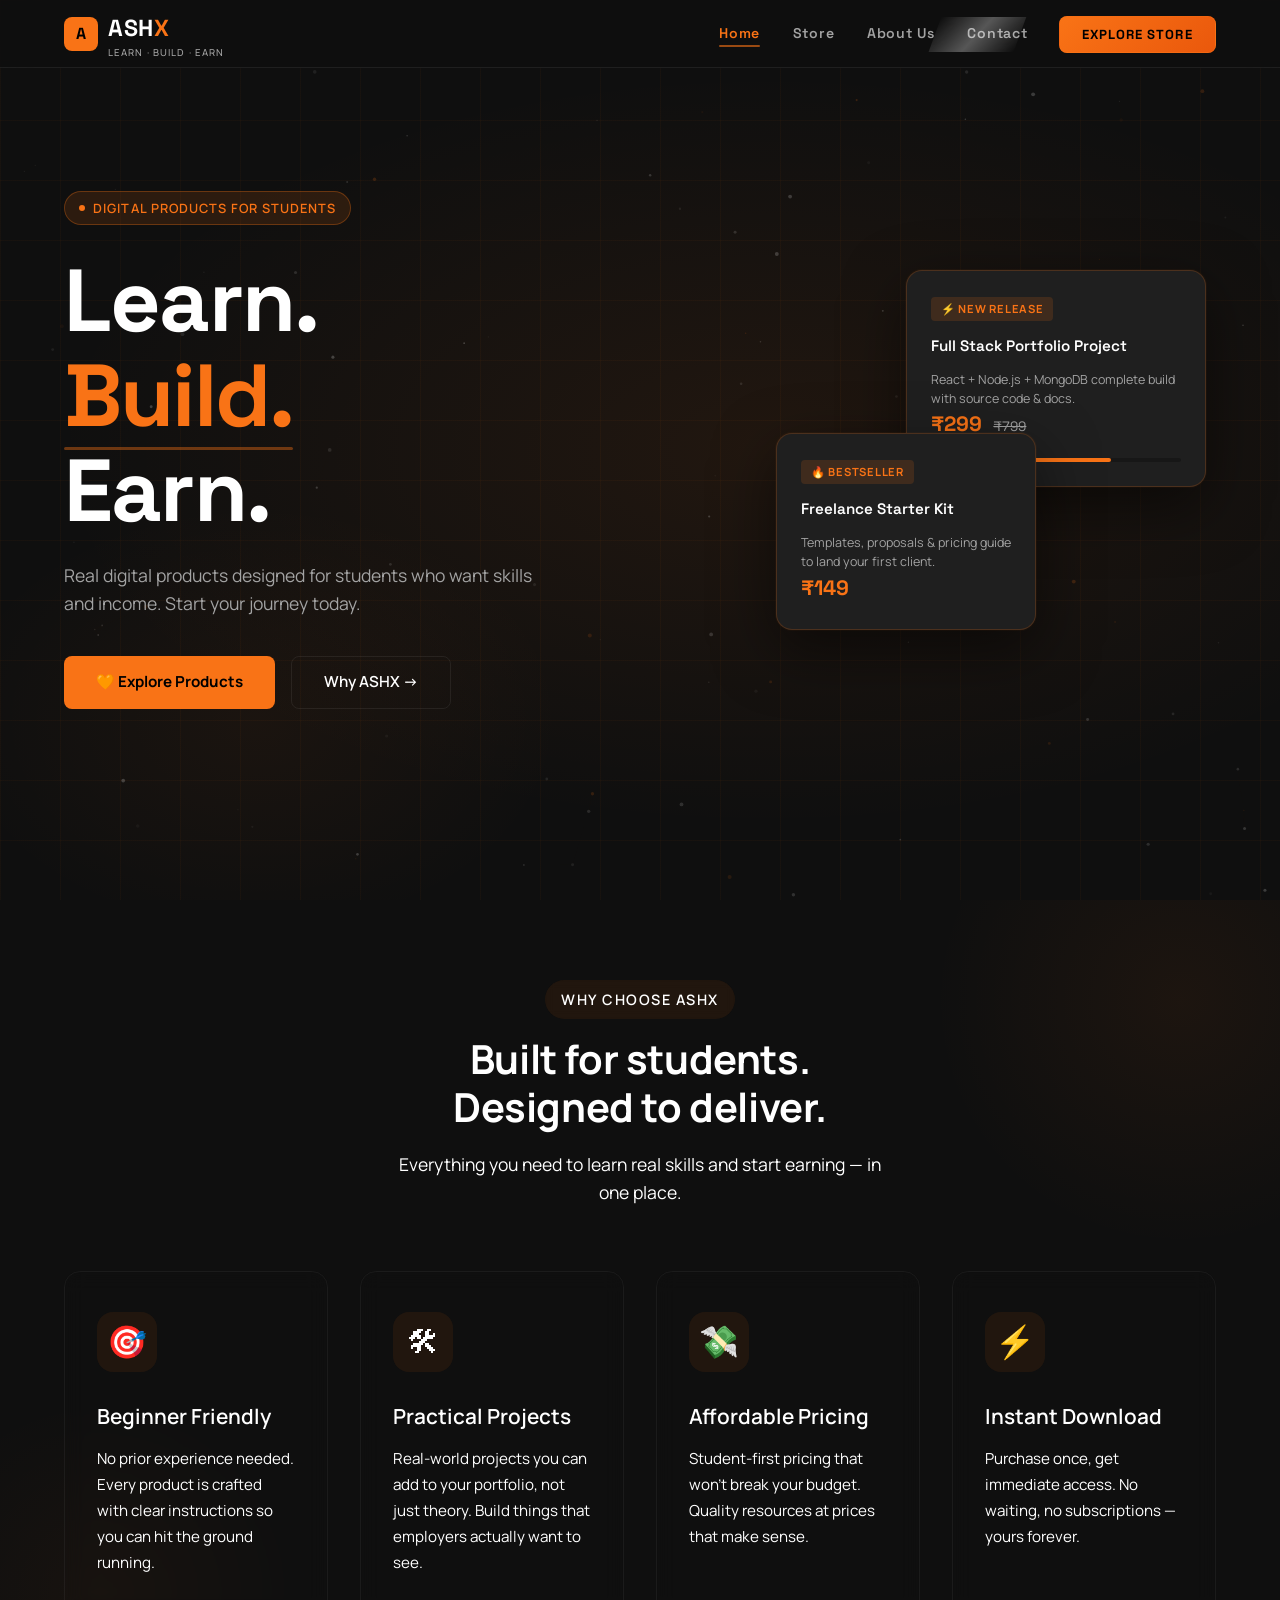
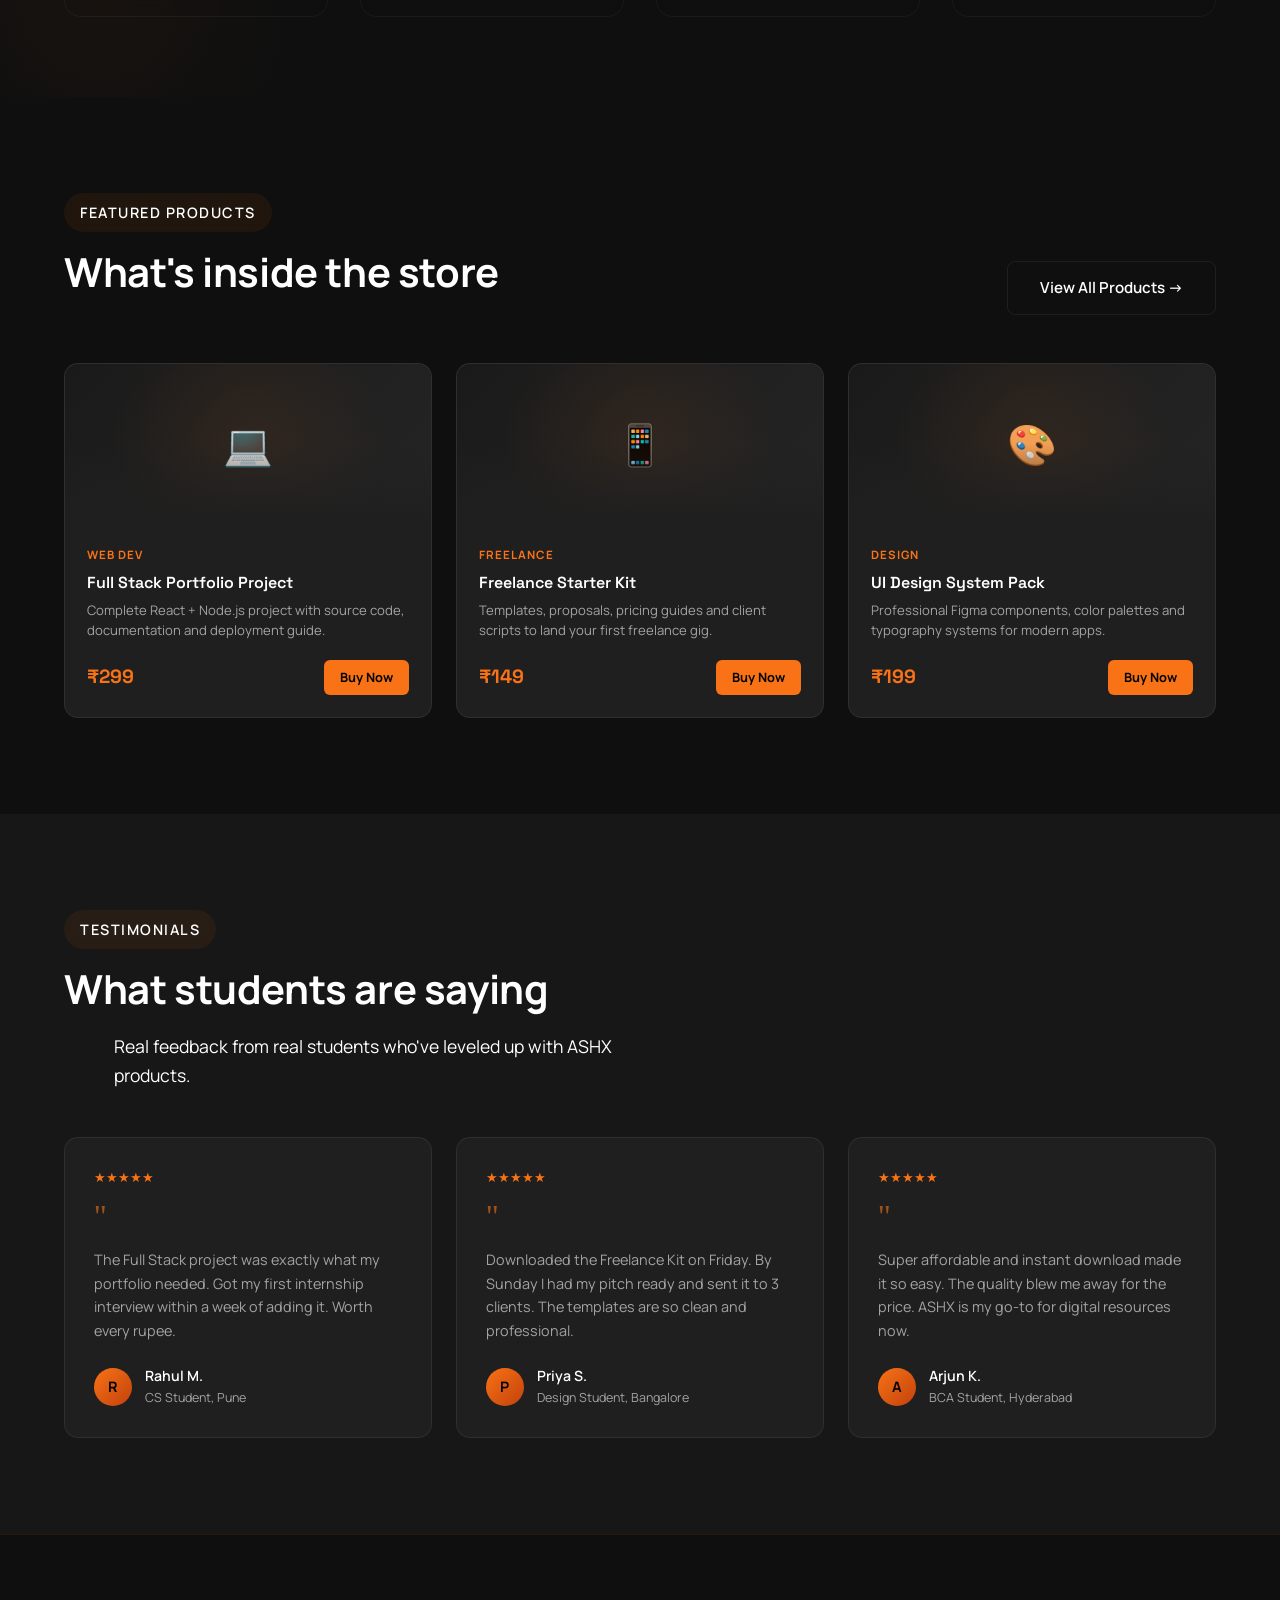
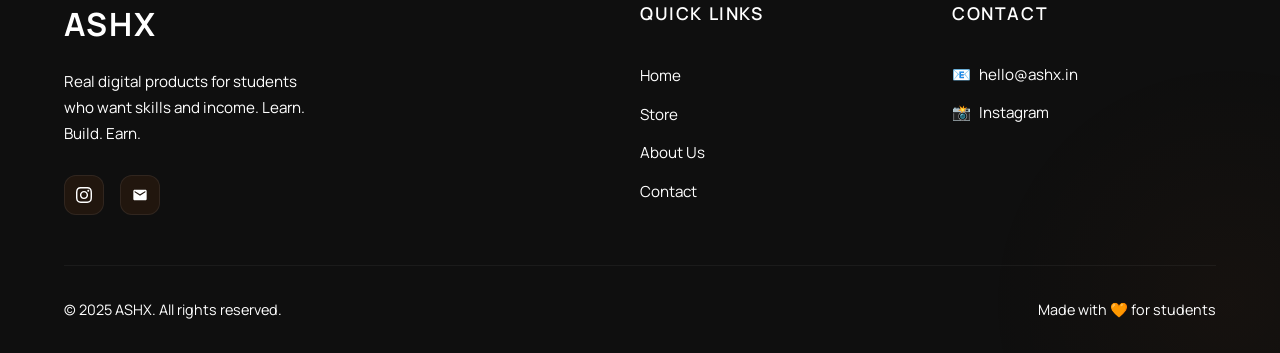
<file: index.html>
<!DOCTYPE html>
<html lang="en">
<head>
  <meta charset="UTF-8" />
  <meta name="viewport" content="width=device-width, initial-scale=1.0"/>
  <title>ASHX — Learn. Build. Earn.</title>
  <link rel="stylesheet" href="style.css">
  <link rel="preconnect" href="https://fonts.googleapis.com">
  <link rel="preconnect" href="https://fonts.gstatic.com" crossorigin>
  <link href="https://fonts.googleapis.com/css2?family=Space+Grotesk:wght@300;400;500;600;700&family=Manrope:wght@300;400;500;600;700&display=swap" rel="stylesheet">
  <style>
    *, *::before, *::after { box-sizing: border-box; margin: 0; padding: 0; }

    :root {
      --bg: #0F0F0F;
      --bg-section: #171717;
      --bg-card: #1F1F1F;
      --orange: #F97316;
      --orange-hover: #FB923C;
      --text: #FFFFFF;
      --text-muted: #A3A3A3;
      --border: rgba(255,255,255,0.07);
      --font-head: 'Space Grotesk', sans-serif;
      --font-body: 'Manrope', sans-serif;
    }

    html { scroll-behavior: smooth; }

    body {
      background: var(--bg);
      color: var(--text);
      font-family: var(--font-body);
      overflow-x: hidden;
      line-height: 1.6;
    }

    /* ── SCROLLBAR ── */
    ::-webkit-scrollbar { width: 6px; }
    ::-webkit-scrollbar-track { background: var(--bg); }
    ::-webkit-scrollbar-thumb { background: var(--orange); border-radius: 3px; }

 
    /* ── HERO ── */
    #hero {
      min-height: 100vh;
      display: flex;
      align-items: center;
      padding: 0 5%;
      position: relative;
      overflow: hidden;
    }
    .hero-bg {
      position: absolute; inset: 0;
      background: radial-gradient(ellipse 80% 60% at 60% 50%, rgba(249,115,22,0.08) 0%, transparent 70%),
                  radial-gradient(ellipse 40% 40% at 20% 80%, rgba(249,115,22,0.05) 0%, transparent 60%);
      pointer-events: none;
    }
    /* Particle canvas */
    #particle-canvas {
      position: absolute; inset: 0;
      opacity: 0.35;
      pointer-events: none;
    }
    /* Grid lines */
    .hero-grid {
      position: absolute; inset: 0;
      background-image:
        linear-gradient(rgba(249,115,22,0.04) 1px, transparent 1px),
        linear-gradient(90deg, rgba(249,115,22,0.04) 1px, transparent 1px);
      background-size: 60px 60px;
      pointer-events: none;
    }
    .hero-content {
      position: relative; z-index: 2;
      max-width: 650px;
    }
    .hero-badge {
      display: inline-flex; align-items: center; gap: 0.5rem;
      background: rgba(249,115,22,0.12);
      border: 1px solid rgba(249,115,22,0.3);
      color: var(--orange);
      font-size: 0.8rem;
      font-weight: 600;
      letter-spacing: 0.08em;
      text-transform: uppercase;
      padding: 0.35rem 0.9rem;
      border-radius: 100px;
      margin-bottom: 1.8rem;
      opacity: 0;
      animation: fadeUp 0.7s 0.2s forwards;
    }
    .hero-badge-dot {
      width: 6px; height: 6px;
      background: var(--orange);
      border-radius: 50%;
      animation: pulse 2s infinite;
    }
    @keyframes pulse {
      0%,100% { opacity: 1; transform: scale(1); }
      50% { opacity: 0.5; transform: scale(0.8); }
    }
    .hero-title {
      font-family: var(--font-head);
      font-size: clamp(3rem, 7vw, 5.5rem);
      font-weight: 700;
      line-height: 1.08;
      letter-spacing: -0.02em;
      margin-bottom: 1.4rem;
      opacity: 0;
      animation: fadeUp 0.8s 0.4s forwards;
    }
    .hero-title .highlight {
      color: var(--orange);
      position: relative;
    }
    .hero-title .highlight::after {
      content: '';
      position: absolute; left: 0; right: 0; bottom: 2px; height: 3px;
      background: var(--orange);
      opacity: 0.4;
      border-radius: 2px;
    }
    .hero-sub {
      font-size: 1.1rem;
      color: var(--text-muted);
      max-width: 480px;
      margin-bottom: 2.4rem;
      opacity: 0;
      animation: fadeUp 0.8s 0.6s forwards;
    }
    .hero-actions {
      display: flex; gap: 1rem; flex-wrap: wrap;
      opacity: 0;
      animation: fadeUp 0.8s 0.8s forwards;
    }
    .btn-primary {
      display: inline-flex; align-items: center; gap: 0.5rem;
      background: var(--orange);
      color: #000;
      font-family: var(--font-body);
      font-size: 0.95rem;
      font-weight: 700;
      padding: 0.85rem 2rem;
      border-radius: 8px;
      text-decoration: none;
      border: none; cursor: pointer;
      transition: background 0.2s, transform 0.2s, box-shadow 0.2s;
      box-shadow: 0 0 0 0 rgba(249,115,22,0.4);
    }
    .btn-primary:hover {
      background: var(--orange-hover);
      transform: translateY(-2px);
      box-shadow: 0 8px 30px rgba(249,115,22,0.35);
    }
    .btn-secondary {
      display: inline-flex; align-items: center; gap: 0.5rem;
      background: transparent;
      color: var(--text);
      font-family: var(--font-body);
      font-size: 0.95rem;
      font-weight: 600;
      padding: 0.85rem 2rem;
      border-radius: 8px;
      border: 1px solid var(--border);
      text-decoration: none;
      cursor: pointer;
      transition: border-color 0.2s, color 0.2s;
    }
    .btn-secondary:hover { border-color: var(--orange); color: var(--orange); }
    .hero-visual {
      position: absolute; right: 5%; top: 50%; transform: translateY(-50%);
      width: 420px; height: 420px;
      opacity: 0;
      animation: fadeIn 1.2s 0.8s forwards;
      display: flex; align-items: center; justify-content: center;
    }
    /* Floating card mock */
    .hero-card-mock {
      width: 300px;
      background: var(--bg-card);
      border: 1px solid rgba(249,115,22,0.2);
      border-radius: 16px;
      padding: 1.5rem;
      position: absolute;
      animation: float 6s ease-in-out infinite;
      box-shadow: 0 20px 60px rgba(0,0,0,0.5), 0 0 0 1px rgba(249,115,22,0.05);
    }
    .hero-card-mock.card-1 { top: 30px; right: 10px; animation-delay: 0s; }
    .hero-card-mock.card-2 { bottom: 30px; left: -20px; animation-delay: -3s; width: 260px; }
    @keyframes float {
      0%,100% { transform: translateY(0px); }
      50% { transform: translateY(-12px); }
    }
    .mock-tag {
      display: inline-block;
      background: rgba(249,115,22,0.15);
      color: var(--orange);
      font-size: 0.7rem; font-weight: 700;
      text-transform: uppercase; letter-spacing: 0.07em;
      padding: 0.2rem 0.6rem; border-radius: 4px;
      margin-bottom: 0.8rem;
    }
    .mock-title {
      font-family: var(--font-head);
      font-size: 0.95rem; font-weight: 600;
      margin-bottom: 0.6rem;
    }
    .mock-price {
      font-family: var(--font-head);
      font-size: 1.3rem; font-weight: 700;
      color: var(--orange);
    }
    .mock-price span { font-size: 0.85rem; color: var(--text-muted); text-decoration: line-through; margin-left: 0.4rem; font-weight: 400; }
    .mock-bar { height: 4px; background: var(--bg-section); border-radius: 2px; margin-top: 1rem; overflow: hidden; }
    .mock-bar-fill { height: 100%; background: var(--orange); width: 72%; border-radius: 2px; }
    .mock-desc { font-size: 0.78rem; color: var(--text-muted); margin-top: 0.8rem; line-height: 1.5; }

    @keyframes fadeUp {
      from { opacity: 0; transform: translateY(24px); }
      to { opacity: 1; transform: translateY(0); }
    }
    @keyframes fadeIn {
      from { opacity: 0; }
      to { opacity: 1; }
    }

    /* ── SECTION BASE ── */
    section { padding: 6rem 5%; }
    .section-label {
      display: inline-block;
      font-size: 0.75rem; font-weight: 700;
      text-transform: uppercase; letter-spacing: 0.1em;
      color: var(--orange);
      margin-bottom: 0.8rem;
    }
    .section-title {
      font-family: var(--font-head);
      font-size: clamp(1.8rem, 4vw, 2.8rem);
      font-weight: 700;
      line-height: 1.15;
      letter-spacing: -0.01em;
      margin-bottom: 1rem;
    }
    .section-sub {
      color: var(--text-muted);
      font-size: 1rem;
      max-width: 520px;
    }

    /* ── WHY ASHX ── */
  /* ==================== */
/* Why Section - Enhanced Design */
/* (Colors kept exactly as original) */
/* ==================== */
    
#why {
    background: var(--section-bg); /* #171717 - unchanged */
    position: relative;
    overflow: hidden;
    padding: 5rem 5%;
}

/* Subtle animated background elements */
#why::before {
    content: '';
    position: absolute;
    right: -150px;
    top: -150px;
    width: 500px;
    height: 500px;
    background: radial-gradient(circle, rgba(249,115,22,0.06), transparent 70%);
    border-radius: 50%;
    pointer-events: none;
    animation: whyFloat 20s ease-in-out infinite;
}

#why::after {
    content: '';
    position: absolute;
    left: -100px;
    bottom: -100px;
    width: 400px;
    height: 400px;
    background: radial-gradient(circle, rgba(249,115,22,0.04), transparent 70%);
    border-radius: 50%;
    pointer-events: none;
    animation: whyFloat 15s ease-in-out infinite reverse;
}

/* Section header styling */
.why-header {
    max-width: 700px;
    margin: 0 auto 4rem auto;
    text-align: center;
    position: relative;
    z-index: 2;
}

.section-label {
    display: inline-block;
    font-family: var(--heading-font);
    font-size: 0.9rem;
    font-weight: 600;
    letter-spacing: 1.5px;
    text-transform: uppercase;
    color: var(--accent-orange); /* #F97316 - unchanged */
    margin-bottom: 1rem;
    position: relative;
    padding: 0.5rem 1rem;
    background: rgba(249,115,22,0.08);
    border-radius: 30px;
    backdrop-filter: blur(5px);
    animation: fadeInUp 0.6s ease;
}

.section-title {
    font-family: var(--heading-font);
    font-size: clamp(2rem, 4vw, 2.5rem);
    color: var(--main-text); /* #FFFFFF - unchanged */
    margin-bottom: 1.2rem;
    line-height: 1.2;
    animation: fadeInUp 0.6s ease 0.1s both;
}

.section-title br {
    display: none;
}

@media (min-width: 768px) {
    .section-title br {
        display: block;
    }
}

.section-sub {
    color: var(--secondary-text); /* #A3A3A3 - unchanged */
    font-size: 1.1rem;
    max-width: 500px;
    margin: 0 auto;
    line-height: 1.6;
    animation: fadeInUp 0.6s ease 0.2s both;
}

/* Why grid layout */
.why-grid {
    display: grid;
    grid-template-columns: repeat(auto-fit, minmax(250px, 1fr));
    gap: 2rem;
    position: relative;
    z-index: 2;
    max-width: 1200px;
    margin: 0 auto;
}

/* Why card base styling */
.why-card {
    background: var(--card-bg); /* #1F1F1F - unchanged */
    border: 1px solid rgba(255,255,255,0.05); /* Using original border */
    border-radius: 16px;
    padding: 2.5rem 2rem;
    position: relative;
    overflow: hidden;
    transition: all 0.4s cubic-bezier(0.175, 0.885, 0.32, 1.275);
    cursor: default;
    backdrop-filter: blur(10px);
    animation: fadeInUp 0.6s ease both;
}

/* Stagger animation for cards */
.why-card:nth-child(1) { animation-delay: 0.1s; }
.why-card:nth-child(2) { animation-delay: 0.2s; }
.why-card:nth-child(3) { animation-delay: 0.3s; }
.why-card:nth-child(4) { animation-delay: 0.4s; }

/* Subtle gradient overlay on hover (using same orange tones) */
.why-card::before {
    content: '';
    position: absolute;
    inset: 0;
    background: linear-gradient(
        135deg,
        rgba(249,115,22,0.03) 0%,
        transparent 50%,
        rgba(249,115,22,0.02) 100%
    );
    opacity: 0;
    transition: opacity 0.5s ease;
    pointer-events: none;
}

/* Card hover effects */
.why-card:hover {
    border-color: rgba(249,115,22,0.2); /* Subtle orange border on hover */
    transform: translateY(-8px);
    box-shadow: 
        0 20px 40px rgba(0,0,0,0.4),
        0 0 0 1px rgba(249,115,22,0.1);
}

.why-card:hover::before {
    opacity: 1;
}

/* Icon container */
.why-icon {
    width: 60px;
    height: 60px;
    background: rgba(249,115,22,0.08); /* Using orange with opacity */
    border-radius: 16px;
    display: flex;
    align-items: center;
    justify-content: center;
    font-size: 2rem;
    margin-bottom: 1.8rem;
    transition: all 0.3s cubic-bezier(0.68, -0.55, 0.265, 1.55);
    position: relative;
}

/* Icon hover animation */
.why-card:hover .why-icon {
    transform: scale(1.1) rotate(5deg);
    background: rgba(249,115,22,0.12);
}

/* Subtle icon glow */
.why-icon::after {
    content: '';
    position: absolute;
    inset: -2px;
    background: radial-gradient(circle at center, rgba(249,115,22,0.2), transparent 70%);
    border-radius: inherit;
    opacity: 0;
    transition: opacity 0.3s ease;
    z-index: -1;
}

.why-card:hover .why-icon::after {
    opacity: 1;
}

/* Card title */
.why-card h3 {
    font-family: var(--heading-font);
    font-size: 1.3rem;
    font-weight: 600;
    margin-bottom: 0.8rem;
    color: var(--main-text); /* #FFFFFF - unchanged */
    transition: color 0.3s ease;
    position: relative;
    display: inline-block;
}

/* Title hover effect - subtle */
.why-card:hover h3 {
    color: var(--accent-orange); /* #F97316 on hover only */
}

/* Card description */
.why-card p {
    color: var(--secondary-text); /* #A3A3A3 - unchanged */
    font-size: 0.95rem;
    line-height: 1.7;
    transition: color 0.3s ease;
    margin: 0;
}

.why-card:hover p {
    color: rgba(255,255,255,0.8); /* Slightly brighter but not pure white */
}

/* Decorative corner accent */
.why-card::after {
    content: '';
    position: absolute;
    top: 0;
    right: 0;
    width: 40px;
    height: 40px;
    background: linear-gradient(135deg, transparent 50%, rgba(249,115,22,0.1) 50%);
    border-radius: 0 16px 0 0;
    opacity: 0;
    transition: opacity 0.3s ease;
}

.why-card:hover::after {
    opacity: 1;
}

/* Animation keyframes */
@keyframes whyFloat {
    0%, 100% {
        transform: translate(0, 0) rotate(0deg);
    }
    25% {
        transform: translate(-10px, 10px) rotate(1deg);
    }
    50% {
        transform: translate(5px, -15px) rotate(-1deg);
    }
    75% {
        transform: translate(-5px, 5px) rotate(0.5deg);
    }
}

@keyframes fadeInUp {
    from {
        opacity: 0;
        transform: translateY(20px);
    }
    to {
        opacity: 1;
        transform: translateY(0);
    }
}

/* Add reveal animation class */
.reveal {
    opacity: 0;
    transform: translateY(20px);
    transition: all 0.6s ease;
}

.reveal.active {
    opacity: 1;
    transform: translateY(0);
}

/* Responsive adjustments */
@media (max-width: 768px) {
    #why {
        padding: 3rem 1.5rem;
    }
    
    .why-header {
        margin-bottom: 2.5rem;
    }
    
    .section-label {
        font-size: 0.8rem;
    }
    
    .why-card {
        padding: 2rem 1.5rem;
    }
    
    .why-icon {
        width: 50px;
        height: 50px;
        font-size: 1.5rem;
        margin-bottom: 1.5rem;
    }
    
    .why-card h3 {
        font-size: 1.2rem;
    }
}

@media (max-width: 480px) {
    .why-grid {
        gap: 1.5rem;
    }
    
    .why-card {
        padding: 1.8rem 1.2rem;
    }
}

/* Intersection Observer JavaScript helper - add to script.js */

    /* ── FEATURED PRODUCTS ── */
    #products { background: var(--bg); }
    .products-header {
      display: flex; align-items: flex-end; justify-content: space-between;
      flex-wrap: wrap; gap: 1.5rem;
      margin-bottom: 3rem;
    }
    .products-grid {
      display: grid;
      grid-template-columns: repeat(auto-fit, minmax(280px, 1fr));
      gap: 1.5rem;
    }
    .product-card {
      background: var(--bg-card);
      border: 1px solid var(--border);
      border-radius: 14px;
      overflow: hidden;
      transition: border-color 0.3s, transform 0.3s, box-shadow 0.3s;
    }
    .product-card:hover {
      border-color: rgba(249,115,22,0.35);
      transform: translateY(-5px);
      box-shadow: 0 16px 50px rgba(0,0,0,0.4);
    }
    .product-thumb {
      height: 160px;
      background: linear-gradient(135deg, #1a1a1a, #252525);
      display: flex; align-items: center; justify-content: center;
      font-size: 2.5rem;
      position: relative;
      overflow: hidden;
    }
    .product-thumb::after {
      content: '';
      position: absolute; inset: 0;
      background: linear-gradient(180deg, transparent 50%, var(--bg-card) 100%);
    }
    .product-body { padding: 1.4rem; }
    .product-cat {
      font-size: 0.72rem; font-weight: 700;
      text-transform: uppercase; letter-spacing: 0.08em;
      color: var(--orange); margin-bottom: 0.5rem;
    }
    .product-title {
      font-family: var(--font-head);
      font-size: 1rem; font-weight: 600;
      margin-bottom: 0.5rem; line-height: 1.3;
    }
    .product-desc { color: var(--text-muted); font-size: 0.82rem; margin-bottom: 1.2rem; line-height: 1.5; }
    .product-footer { display: flex; align-items: center; justify-content: space-between; }
    .product-price {
      font-family: var(--font-head);
      font-size: 1.2rem; font-weight: 700;
      color: var(--orange);
    }
    .btn-small {
      display: inline-flex; align-items: center; gap: 0.4rem;
      background: var(--orange);
      color: #000;
      font-size: 0.8rem; font-weight: 700;
      padding: 0.45rem 1rem;
      border-radius: 6px; border: none; cursor: pointer;
      text-decoration: none;
      transition: background 0.2s, transform 0.15s;
    }
    .btn-small:hover { background: var(--orange-hover); transform: translateY(-1px); }

    /* ── TESTIMONIALS ── */
    #testimonials { background: var(--bg-section); }
    .testimonials-header { max-width: 600px; margin-bottom: 3rem; }
    .testimonials-grid {
      display: grid;
      grid-template-columns: repeat(auto-fit, minmax(260px, 1fr));
      gap: 1.5rem;
    }
    .testimonial-card {
      background: var(--bg-card);
      border: 1px solid var(--border);
      border-radius: 14px;
      padding: 1.8rem;
      position: relative;
      transition: border-color 0.3s, transform 0.3s;
    }
    .testimonial-card:hover {
      border-color: rgba(249,115,22,0.25);
      transform: translateY(-3px);
    }
    .quote-icon {
      font-size: 2rem; color: var(--orange); opacity: 0.6;
      font-family: Georgia, serif; line-height: 1;
      margin-bottom: 1rem;
    }
    .testimonial-text {
      color: var(--text-muted); font-size: 0.9rem;
      line-height: 1.65; margin-bottom: 1.4rem;
    }
    .testimonial-author {
      display: flex; align-items: center; gap: 0.8rem;
    }
    .author-avatar {
      width: 38px; height: 38px; border-radius: 50%;
      background: linear-gradient(135deg, var(--orange), #c2410c);
      display: flex; align-items: center; justify-content: center;
      font-size: 0.9rem; font-weight: 700; color: #000;
      flex-shrink: 0;
    }
    .author-name { font-weight: 600; font-size: 0.88rem; }
    .author-role { color: var(--text-muted); font-size: 0.78rem; }
    .stars { color: var(--orange); font-size: 0.8rem; margin-bottom: 0.8rem; }

    /* ── FOOTER ── */
   /* ==================== */
/* Footer Section - Enhanced Design */
/* (Colors kept exactly as original) */
/* ==================== */

footer {
    background: var(--card-bg); /* #1F1F1F - unchanged */
    padding: 4rem 5% 2rem;
    border-top: 1px solid rgba(249,115,22,0.1); /* Subtle orange border */
    position: relative;
    overflow: hidden;
}

/* Animated background gradient */
footer::before {
    content: '';
    position: absolute;
    top: 0;
    left: 0;
    right: 0;
    height: 1px;
    background: linear-gradient(
        90deg,
        transparent,
        var(--accent-orange), /* #F97316 */
        transparent
    );
    animation: footerShimmer 3s ease-in-out infinite;
}

/* Subtle radial gradient in background */
footer::after {
    content: '';
    position: absolute;
    bottom: -200px;
    right: -200px;
    width: 500px;
    height: 500px;
    background: radial-gradient(
        circle,
        rgba(249,115,22,0.03) 0%,
        transparent 70%
    );
    border-radius: 50%;
    pointer-events: none;
    animation: footerFloat 20s ease-in-out infinite;
}

.footer-grid {
    display: grid;
    grid-template-columns: 2fr 1fr 1fr;
    gap: 3rem;
    max-width: 1200px;
    margin: 0 auto;
    position: relative;
    z-index: 2;
}

/* Footer brand section */
.footer-brand {
    max-width: 350px;
}

.footer-brand .nav-logo {
    font-family: var(--heading-font);
    font-size: 2rem;
    font-weight: 700;
    color: var(--main-text); /* #FFFFFF - unchanged */
    text-decoration: none;
    display: inline-block;
    margin-bottom: 1.2rem;
    position: relative;
}

.footer-brand .nav-logo span {
    color: var(--accent-orange); /* #F97316 - unchanged */
    transition: all 0.3s ease;
}

.footer-brand .nav-logo:hover span {
    transform: translateY(-2px);
    display: inline-block;
}

/* Logo underline animation */
.footer-brand .nav-logo::after {
    content: '';
    position: absolute;
    bottom: -4px;
    left: 0;
    width: 40px;
    height: 2px;
    background: var(--accent-orange); /* #F97316 */
    transition: width 0.3s ease;
}

.footer-brand .nav-logo:hover::after {
    width: 100%;
}

.footer-brand p {
    color: var(--secondary-text); /* #A3A3A3 - unchanged */
    font-size: 0.95rem;
    line-height: 1.7;
    margin-bottom: 1.8rem;
}

/* Social links */
.social-links {
    display: flex;
    gap: 1rem;
}

.social-link {
    width: 40px;
    height: 40px;
    background: rgba(249,115,22,0.08); /* Orange tint */
    border-radius: 12px;
    display: flex;
    align-items: center;
    justify-content: center;
    color: var(--secondary-text); /* #A3A3A3 */
    transition: all 0.3s cubic-bezier(0.175, 0.885, 0.32, 1.275);
    position: relative;
    overflow: hidden;
}

/* Social icon hover effect */
.social-link::before {
    content: '';
    position: absolute;
    inset: 0;
    background: var(--accent-orange); /* #F97316 */
    opacity: 0;
    transition: opacity 0.3s ease;
    z-index: 1;
}

.social-link svg {
    position: relative;
    z-index: 2;
    transition: all 0.3s ease;
}

.social-link:hover {
    transform: translateY(-4px) rotate(5deg);
    box-shadow: 0 10px 20px rgba(249,115,22,0.2);
}

.social-link:hover::before {
    opacity: 1;
}

.social-link:hover svg {
    color: var(--main-text); /* #FFFFFF */
    transform: scale(1.1);
}

/* Footer columns */
.footer-col {
    animation: fadeInUp 0.6s ease both;
}

.footer-col:nth-child(2) {
    animation-delay: 0.1s;
}

.footer-col:nth-child(3) {
    animation-delay: 0.2s;
}

.footer-col h4 {
    font-family: var(--heading-font);
    font-size: 1.1rem;
    font-weight: 600;
    color: var(--main-text); /* #FFFFFF - unchanged */
    margin-bottom: 1.5rem;
    position: relative;
    padding-bottom: 0.8rem;
}

/* Section title underline */
.footer-col h4::after {
    content: '';
    position: absolute;
    bottom: 0;
    left: 0;
    width: 30px;
    height: 2px;
    background: var(--accent-orange); /* #F97316 */
    transition: width 0.3s ease;
}

.footer-col:hover h4::after {
    width: 50px;
}

.footer-col ul {
    list-style: none;
    padding: 0;
}

.footer-col ul li {
    margin-bottom: 0.8rem;
}

.footer-col ul li a {
    color: var(--secondary-text); /* #A3A3A3 - unchanged */
    text-decoration: none;
    font-size: 0.95rem;
    transition: all 0.3s ease;
    display: inline-block;
    position: relative;
    padding-left: 0;
}

/* Link hover animation */
.footer-col ul li a::before {
    content: '→';
    position: absolute;
    left: -20px;
    opacity: 0;
    color: var(--accent-orange); /* #F97316 */
    transition: all 0.3s ease;
}

.footer-col ul li a:hover {
    color: var(--accent-orange); /* #F97316 */
    transform: translateX(20px);
}

.footer-col ul li a:hover::before {
    opacity: 1;
    left: 0;
}

/* Contact specific styles */
.footer-col:last-child ul li a {
    display: flex;
    align-items: center;
    gap: 0.5rem;
}

.footer-col:last-child ul li a::before {
    content: '📧';
    position: static;
    opacity: 1;
    color: var(--accent-orange);
    transition: transform 0.3s ease;
}

.footer-col:last-child ul li:last-child a::before {
    content: '📸';
}

.footer-col:last-child ul li a:hover::before {
    transform: scale(1.2);
}

.footer-col:last-child ul li a:hover {
    transform: translateX(0);
}

/* Footer bottom */
.footer-bottom {
    max-width: 1200px;
    margin: 3rem auto 0;
    padding-top: 2rem;
    border-top: 1px solid rgba(255,255,255,0.05);
    display: flex;
    justify-content: space-between;
    align-items: center;
    flex-wrap: wrap;
    gap: 1rem;
    position: relative;
    z-index: 2;
}

.footer-bottom p {
    color: var(--secondary-text); /* #A3A3A3 - unchanged */
    font-size: 0.9rem;
    margin: 0;
}

.footer-bottom p:last-child {
    color: var(--accent-orange); /* #F97316 */
    position: relative;
    display: inline-block;
}

/* Heart animation */
.footer-bottom p:last-child span {
    display: inline-block;
    animation: heartbeat 1.5s ease-in-out infinite;
}

@keyframes heartbeat {
    0%, 100% {
        transform: scale(1);
    }
    25% {
        transform: scale(1.1);
    }
    50% {
        transform: scale(1);
    }
    75% {
        transform: scale(1.1);
    }
}

/* Animations */
@keyframes footerShimmer {
    0%, 100% {
        opacity: 0.3;
        transform: scaleX(0.5);
    }
    50% {
        opacity: 1;
        transform: scaleX(1);
    }
}

@keyframes footerFloat {
    0%, 100% {
        transform: translate(0, 0) scale(1);
    }
    25% {
        transform: translate(20px, -20px) scale(1.1);
    }
    50% {
        transform: translate(-10px, 10px) scale(0.9);
    }
    75% {
        transform: translate(10px, 20px) scale(1.05);
    }
}

@keyframes fadeInUp {
    from {
        opacity: 0;
        transform: translateY(20px);
    }
    to {
        opacity: 1;
        transform: translateY(0);
    }
}

/* Responsive Design */
@media (max-width: 968px) {
    .footer-grid {
        grid-template-columns: repeat(2, 1fr);
        gap: 2rem;
    }
    
    .footer-brand {
        grid-column: 1 / -1;
        max-width: 100%;
        text-align: center;
    }
    
    .footer-brand .nav-logo::after {
        left: 50%;
        transform: translateX(-50%);
    }
    
    .social-links {
        justify-content: center;
    }
}

@media (max-width: 768px) {
    footer {
        padding: 3rem 1.5rem 1.5rem;
    }
    
    .footer-grid {
        grid-template-columns: 1fr;
        gap: 2rem;
        text-align: center;
    }
    
    .footer-col h4::after {
        left: 50%;
        transform: translateX(-50%);
    }
    
    .footer-col ul li a {
        padding-left: 0;
    }
    
    .footer-col ul li a::before {
        display: none;
    }
    
    .footer-col ul li a:hover {
        transform: translateX(0);
    }
    
    .footer-col:last-child ul li a {
        justify-content: center;
    }
    
    .footer-bottom {
        flex-direction: column;
        text-align: center;
        margin-top: 2rem;
        padding-top: 1.5rem;
    }
}

@media (max-width: 480px) {
    .social-links {
        flex-wrap: wrap;
        justify-content: center;
    }
    
    .social-link {
        width: 45px;
        height: 45px;
    }
    
    .footer-bottom p {
        font-size: 0.85rem;
    }
}

/* Add reveal animation class */
.footer-col {
    opacity: 0;
    transform: translateY(20px);
    transition: all 0.6s ease;
}

.footer-col.revealed {
    opacity: 1;
    transform: translateY(0);
}
    /* ── SCROLL REVEAL ── */
    .reveal {
      opacity: 0;
      transform: translateY(30px);
      transition: opacity 0.7s, transform 0.7s;
    }
    .reveal.visible {
      opacity: 1;
      transform: translateY(0);
    }

    /* ── RESPONSIVE ── */
    @media (max-width: 900px) {
      .hero-visual { display: none; }
      .footer-grid { grid-template-columns: 1fr 1fr; }
    }
    @media (max-width: 600px) {
      .nav-links { display: none; }
      .footer-grid { grid-template-columns: 1fr; }
      .products-header { flex-direction: column; align-items: flex-start; }
    }
  </style>
</head>
<body>

  <!-- ── NAVBAR ── -->
  <nav id="navbar">
  <a href="index.html" class="nav-logo">
    <div class="nav-logo-icon">A</div>
    <div>
      <div class="nav-logo-text">
        <span class="logo-main">ASH</span><span class="logo-accent">X</span>
      </div>
      <span class="nav-logo-tagline">Learn · Build · Earn</span>
    </div>
  </a>

  <!-- Desktop Links -->
  <ul class="nav-links">
    <li><a href="index.html" class="active">Home</a></li>
    <li><a href="store.html">Store</a></li>
    <li><a href="about.html">About Us</a></li>
    <li><a href="contact.html">Contact</a></li>
    <li><a href="store.html" class="nav-cta">Explore Store</a></li>
  </ul>

  <!-- Hamburger -->
  <button class="nav-hamburger" id="hamburger" aria-label="Toggle menu">
    <span></span>
    <span></span>
    <span></span>
  </button>
</nav>

<!-- Mobile Drawer -->
<div class="nav-overlay" id="nav-overlay"></div>
<div class="nav-mobile" id="mobile-menu">
  <ul>
    <li><a href="index.html"><span class="mob-icon">🏠</span> Home</a></li>
    <li><a href="store.html"><span class="mob-icon">🛍️</span> Store</a></li>
    <li><a href="about.html"><span class="mob-icon">👋</span> About Us</a></li>
    <li><a href="contact.html"><span class="mob-icon">📬</span> Contact</a></li>
  </ul>
  <div class="nav-mobile-cta">
    <a href="store.html">🧡 Explore Store</a>
  </div>
</div>

  <!-- ── HERO ── -->
  <section id="hero">
    <div class="hero-bg"></div>
    <div class="hero-grid"></div>
    <canvas id="particle-canvas"></canvas>

    <div class="hero-content">
      <div class="hero-badge">
        <span class="hero-badge-dot"></span>
        Digital Products for Students
      </div>
      <h1 class="hero-title">
        Learn.<br><span class="highlight">Build.</span><br>Earn.
      </h1>
      <p class="hero-sub">
        Real digital products designed for students who want skills and income. Start your journey today.
      </p>
      <div class="hero-actions">
        <a href="store.html" class="btn-primary">
          🧡 Explore Products
        </a>
        <a href="#why" class="btn-secondary">
          Why ASHX →
        </a>
      </div>
    </div>

    <div class="hero-visual">
      <div class="hero-card-mock card-1">
        <div class="mock-tag">⚡ New Release</div>
        <div class="mock-title">Full Stack Portfolio Project</div>
        <div class="mock-desc">React + Node.js + MongoDB complete build with source code & docs.</div>
        <div class="mock-price">₹299 <span>₹799</span></div>
        <div class="mock-bar"><div class="mock-bar-fill"></div></div>
      </div>
      <div class="hero-card-mock card-2">
        <div class="mock-tag">🔥 Bestseller</div>
        <div class="mock-title">Freelance Starter Kit</div>
        <div class="mock-desc">Templates, proposals & pricing guide to land your first client.</div>
        <div class="mock-price">₹149</div>
      </div>
    </div>
  </section>

  <!-- ── WHY ASHX ── -->
  <section id="why">
    <div class="why-header reveal">
      <span class="section-label">Why Choose ASHX</span>
      <h2 class="section-title">Built for students.<br>Designed to deliver.</h2>
      <p class="section-sub">Everything you need to learn real skills and start earning — in one place.</p>
    </div>
    <div class="why-grid">
      <div class="why-card reveal">
        <div class="why-icon">🎯</div>
        <h3>Beginner Friendly</h3>
        <p>No prior experience needed. Every product is crafted with clear instructions so you can hit the ground running.</p>
      </div>
      <div class="why-card reveal">
        <div class="why-icon">🛠</div>
        <h3>Practical Projects</h3>
        <p>Real-world projects you can add to your portfolio, not just theory. Build things that employers actually want to see.</p>
      </div>
      <div class="why-card reveal">
        <div class="why-icon">💸</div>
        <h3>Affordable Pricing</h3>
        <p>Student-first pricing that won't break your budget. Quality resources at prices that make sense.</p>
      </div>
      <div class="why-card reveal">
        <div class="why-icon">⚡</div>
        <h3>Instant Download</h3>
        <p>Purchase once, get immediate access. No waiting, no subscriptions — yours forever.</p>
      </div>
    </div>
  </section>

  <!-- ── FEATURED PRODUCTS ── -->
  <section id="products">
    <div class="products-header">
      <div class="reveal">
        <span class="section-label">Featured Products</span>
        <h2 class="section-title">What's inside the store</h2>
      </div>
      <a href="store.html" class="btn-secondary reveal">View All Products →</a>
    </div>
    <div class="products-grid" id="featured-products">
      <!-- Dynamically loaded or sample cards -->
      <div class="product-card reveal">
        <div class="product-thumb">💻</div>
        <div class="product-body">
          <div class="product-cat">Web Dev</div>
          <div class="product-title">Full Stack Portfolio Project</div>
          <div class="product-desc">Complete React + Node.js project with source code, documentation and deployment guide.</div>
          <div class="product-footer">
            <div class="product-price">₹299</div>
            <a href="store.html" class="btn-small">Buy Now</a>
          </div>
        </div>
      </div>
      <div class="product-card reveal">
        <div class="product-thumb">📱</div>
        <div class="product-body">
          <div class="product-cat">Freelance</div>
          <div class="product-title">Freelance Starter Kit</div>
          <div class="product-desc">Templates, proposals, pricing guides and client scripts to land your first freelance gig.</div>
          <div class="product-footer">
            <div class="product-price">₹149</div>
            <a href="store.html" class="btn-small">Buy Now</a>
          </div>
        </div>
      </div>
      <div class="product-card reveal">
        <div class="product-thumb">🎨</div>
        <div class="product-body">
          <div class="product-cat">Design</div>
          <div class="product-title">UI Design System Pack</div>
          <div class="product-desc">Professional Figma components, color palettes and typography systems for modern apps.</div>
          <div class="product-footer">
            <div class="product-price">₹199</div>
            <a href="store.html" class="btn-small">Buy Now</a>
          </div>
        </div>
      </div>
    </div>
  </section>

  <!-- ── TESTIMONIALS ── -->
  <section id="testimonials">
    <div class="testimonials-header reveal">
      <span class="section-label">Testimonials</span>
      <h2 class="section-title">What students are saying</h2>
      <p class="section-sub">Real feedback from real students who've leveled up with ASHX products.</p>
    </div>
    <div class="testimonials-grid">
      <div class="testimonial-card reveal">
        <div class="stars">★★★★★</div>
        <div class="quote-icon">"</div>
        <p class="testimonial-text">The Full Stack project was exactly what my portfolio needed. Got my first internship interview within a week of adding it. Worth every rupee.</p>
        <div class="testimonial-author">
          <div class="author-avatar">R</div>
          <div>
            <div class="author-name">Rahul M.</div>
            <div class="author-role">CS Student, Pune</div>
          </div>
        </div>
      </div>
      <div class="testimonial-card reveal">
        <div class="stars">★★★★★</div>
        <div class="quote-icon">"</div>
        <p class="testimonial-text">Downloaded the Freelance Kit on Friday. By Sunday I had my pitch ready and sent it to 3 clients. The templates are so clean and professional.</p>
        <div class="testimonial-author">
          <div class="author-avatar">P</div>
          <div>
            <div class="author-name">Priya S.</div>
            <div class="author-role">Design Student, Bangalore</div>
          </div>
        </div>
      </div>
      <div class="testimonial-card reveal">
        <div class="stars">★★★★★</div>
        <div class="quote-icon">"</div>
        <p class="testimonial-text">Super affordable and instant download made it so easy. The quality blew me away for the price. ASHX is my go-to for digital resources now.</p>
        <div class="testimonial-author">
          <div class="author-avatar">A</div>
          <div>
            <div class="author-name">Arjun K.</div>
            <div class="author-role">BCA Student, Hyderabad</div>
          </div>
        </div>
      </div>
    </div>
  </section>

  <!-- ── FOOTER ── -->
  <footer>
    <div class="footer-grid">
      <div class="footer-brand">
        <a href="index.html" class="nav-logo">ASH<span>X</span></a>
        <p>Real digital products for students who want skills and income. Learn. Build. Earn.</p>
        <div class="social-links">
          <a href="#" class="social-link" title="Instagram">
            <svg width="16" height="16" fill="currentColor" viewBox="0 0 24 24"><path d="M12 2.163c3.204 0 3.584.012 4.85.07 3.252.148 4.771 1.691 4.919 4.919.058 1.265.069 1.645.069 4.849 0 3.205-.012 3.584-.069 4.849-.149 3.225-1.664 4.771-4.919 4.919-1.266.058-1.644.07-4.85.07-3.204 0-3.584-.012-4.849-.07-3.26-.149-4.771-1.699-4.919-4.92-.058-1.265-.07-1.644-.07-4.849 0-3.204.013-3.583.07-4.849.149-3.227 1.664-4.771 4.919-4.919 1.266-.057 1.645-.069 4.849-.069zm0-2.163c-3.259 0-3.667.014-4.947.072-4.358.2-6.78 2.618-6.98 6.98-.059 1.281-.073 1.689-.073 4.948 0 3.259.014 3.668.072 4.948.2 4.358 2.618 6.78 6.98 6.98 1.281.058 1.689.072 4.948.072 3.259 0 3.668-.014 4.948-.072 4.354-.2 6.782-2.618 6.979-6.98.059-1.28.073-1.689.073-4.948 0-3.259-.014-3.667-.072-4.947-.196-4.354-2.617-6.78-6.979-6.98-1.281-.059-1.69-.073-4.949-.073zm0 5.838c-3.403 0-6.162 2.759-6.162 6.162s2.759 6.163 6.162 6.163 6.162-2.759 6.162-6.163c0-3.403-2.759-6.162-6.162-6.162zm0 10.162c-2.209 0-4-1.79-4-4 0-2.209 1.791-4 4-4s4 1.791 4 4c0 2.21-1.791 4-4 4zm6.406-11.845c-.796 0-1.441.645-1.441 1.44s.645 1.44 1.441 1.44c.795 0 1.439-.645 1.439-1.44s-.644-1.44-1.439-1.44z"/></svg>
          </a>
          <a href="#" class="social-link" title="Email">
            <svg width="16" height="16" fill="currentColor" viewBox="0 0 24 24"><path d="M20 4H4c-1.1 0-2 .9-2 2v12c0 1.1.9 2 2 2h16c1.1 0 2-.9 2-2V6c0-1.1-.9-2-2-2zm0 4l-8 5-8-5V6l8 5 8-5v2z"/></svg>
          </a>
        </div>
      </div>
      <div class="footer-col">
        <h4>Quick Links</h4>
        <ul>
          <li><a href="index.html">Home</a></li>
          <li><a href="store.html">Store</a></li>
          <li><a href="about.html">About Us</a></li>
          <li><a href="contact.html">Contact</a></li>
        </ul>
      </div>
      <div class="footer-col">
        <h4>Contact</h4>
        <ul>
          <li><a href="mailto:hello@ashx.in">hello@ashx.in</a></li>
          <li><a href="#">Instagram</a></li>
        </ul>
      </div>
    </div>
    <div class="footer-bottom">
      <p>© 2025 ASHX. All rights reserved.</p>
      <p>Made with 🧡 for students</p>
    </div>
  </footer>

  <!-- ── SCRIPTS ── -->
  <script>

        // Navbar scroll shrink
        const nav = document.querySelector('nav');
        window.addEventListener('scroll', () => {
          nav.classList.toggle('scrolled', window.scrollY > 40);
        });

    // Particle System
    const canvas = document.getElementById('particle-canvas');
    const ctx = canvas.getContext('2d');
    let particles = [];
    let W, H;

    function resize() {
      W = canvas.width = window.innerWidth;
      H = canvas.height = window.innerHeight;
    }
    resize();
    window.addEventListener('resize', resize);

    class Particle {
      constructor() { this.reset(); }
      reset() {
        this.x = Math.random() * W;
        this.y = Math.random() * H;
        this.size = Math.random() * 1.5 + 0.5;
        this.speedX = (Math.random() - 0.5) * 0.3;
        this.speedY = (Math.random() - 0.5) * 0.3;
        this.alpha = Math.random() * 0.5 + 0.1;
        this.color = Math.random() > 0.7 ? '#F97316' : '#ffffff';
      }
      update() {
        this.x += this.speedX;
        this.y += this.speedY;
        if (this.x < 0 || this.x > W || this.y < 0 || this.y > H) this.reset();
      }
      draw() {
        ctx.save();
        ctx.globalAlpha = this.alpha;
        ctx.fillStyle = this.color;
        ctx.beginPath();
        ctx.arc(this.x, this.y, this.size, 0, Math.PI * 2);
        ctx.fill();
        ctx.restore();
      }
    }

    for (let i = 0; i < 120; i++) particles.push(new Particle());

    function animateParticles() {
      ctx.clearRect(0, 0, W, H);
      particles.forEach(p => { p.update(); p.draw(); });
      // Draw connections
      for (let i = 0; i < particles.length; i++) {
        for (let j = i + 1; j < particles.length; j++) {
          const dx = particles[i].x - particles[j].x;
          const dy = particles[i].y - particles[j].y;
          const dist = Math.sqrt(dx * dx + dy * dy);
          if (dist < 100) {
            ctx.save();
            ctx.globalAlpha = (1 - dist / 100) * 0.06;
            ctx.strokeStyle = '#F97316';
            ctx.lineWidth = 0.5;
            ctx.beginPath();
            ctx.moveTo(particles[i].x, particles[i].y);
            ctx.lineTo(particles[j].x, particles[j].y);
            ctx.stroke();
            ctx.restore();
          }
        }
      }
      requestAnimationFrame(animateParticles);
    }
    animateParticles();

    // Scroll Reveal
    const reveals = document.querySelectorAll('.reveal');
    const observer = new IntersectionObserver((entries) => {
      entries.forEach((entry, i) => {
        if (entry.isIntersecting) {
          setTimeout(() => {
            entry.target.classList.add('visible');
          }, 80 * (Array.from(reveals).indexOf(entry.target) % 4));
          observer.unobserve(entry.target);
        }
      });
    }, { threshold: 0.12 });
    reveals.forEach(el => observer.observe(el));

    // Navbar scroll effect
    window.addEventListener('scroll', () => {
      const nav = document.querySelector('nav');
      nav.style.background = window.scrollY > 40
        ? 'rgba(15,15,15,0.97)'
        : 'rgba(15,15,15,0.85)';
    });
    // ── Mobile Menu ──
const hamburger = document.getElementById('hamburger');
const mobileMenu = document.getElementById('mobile-menu');
const overlay    = document.getElementById('nav-overlay');

function openMenu() {
  hamburger.classList.add('open');
  mobileMenu.classList.add('open');
  overlay.classList.add('open');
  document.body.style.overflow = 'hidden';
}

function closeMenu() {
  hamburger.classList.remove('open');
  mobileMenu.classList.remove('open');
  overlay.classList.remove('open');
  document.body.style.overflow = '';
}

hamburger.addEventListener('click', () => {
  mobileMenu.classList.contains('open') ? closeMenu() : openMenu();
});

overlay.addEventListener('click', closeMenu);

// Close on any mobile link click
mobileMenu.querySelectorAll('a').forEach(link => {
  link.addEventListener('click', closeMenu);
});
  </script>
  
</body>
</html>
</file>
<file: style.css>
/* ═══════════════════════════════════════════════════════════
   ASHX — Global Stylesheet  v2.0
   Fully Responsive: Mobile → Tablet → Laptop → Desktop
   style.css (Frontend/)
   ═══════════════════════════════════════════════════════════ */

@import url('https://fonts.googleapis.com/css2?family=Space+Grotesk:wght@300;400;500;600;700&family=Manrope:wght@300;400;500;600;700&display=swap');

/* ─────────────────────────────────────────
   RESET & ROOT VARIABLES
───────────────────────────────────────── */
*, *::before, *::after { box-sizing: border-box; margin: 0; padding: 0; }

:root {
  --bg:           #0F0F0F;
  --bg-section:   #171717;
  --bg-card:      #1F1F1F;
  --orange:       #F97316;
  --orange-hover: #FB923C;
  --orange-dim:   rgba(249,115,22,0.12);
  --text:         #FFFFFF;
  --text-muted:   #A3A3A3;
  --border:       rgba(255,255,255,0.07);
  --border-hover: rgba(249,115,22,0.35);
  --green:        #22c55e;
  --font-head:    'Space Grotesk', sans-serif;
  --font-body:    'Manrope', sans-serif;
  --nav-h:        70px;
  --radius:       12px;
  --radius-lg:    20px;
  --shadow-card:  0 20px 60px rgba(0,0,0,0.45);
  --shadow-glow:  0 8px 30px rgba(249,115,22,0.35);
}

html { scroll-behavior: smooth; }

body {
  background: var(--bg);
  color: var(--text);
  font-family: var(--font-body);
  overflow-x: hidden;
  line-height: 1.6;
  -webkit-font-smoothing: antialiased;
}

img, video { max-width: 100%; display: block; }

/* ── SCROLLBAR ── */
::-webkit-scrollbar { width: 5px; }
::-webkit-scrollbar-track { background: var(--bg); }
::-webkit-scrollbar-thumb { background: var(--orange); border-radius: 3px; }

/* ── NAVBAR ── */
nav {
  position: fixed; top: 0; left: 0; right: 0; z-index: 1000;
  display: flex; align-items: center; justify-content: space-between;
  padding: 0 5%;
  height: 68px;
  background: rgba(15,15,15,0.80);
  backdrop-filter: blur(20px);
  -webkit-backdrop-filter: blur(20px);
  border-bottom: 1px solid var(--border);
  transition: height 0.3s ease, background 0.4s ease, box-shadow 0.4s ease;
}

/* Scrolled state — add via JS: nav.classList.add('scrolled') */
nav.scrolled {
  height: 60px;
  background: rgba(15,15,15,0.96);
  box-shadow: 0 4px 32px rgba(0,0,0,0.45);
  border-bottom-color: rgba(249,115,22,0.12);
}

/* ── Logo (UNCHANGED) ── */
.nav-logo {
  font-family: var(--font-head);
  font-size: 1.6rem;
  font-weight: 700;
  letter-spacing: 0.06em;
  color: var(--text);
  text-decoration: none;
  display: flex;
  align-items: center;
  gap: 0.1rem;
  position: relative;
  flex-shrink: 0;
}
.nav-logo-icon {
  width: 34px; height: 34px;
  background: var(--orange);
  border-radius: 8px;
  display: flex; align-items: center; justify-content: center;
  font-size: 1rem; font-weight: 800; color: #000;
  margin-right: 0.5rem;
  font-family: var(--font-head);
  letter-spacing: -0.02em;
  transition: transform 0.2s, box-shadow 0.2s;
  flex-shrink: 0;
}
.nav-logo:hover .nav-logo-icon {
  transform: rotate(-5deg) scale(1.08);
  box-shadow: 0 4px 16px rgba(249,115,22,0.45);
}
.nav-logo-text { display: flex; align-items: baseline; gap: 0; }
.nav-logo-text .logo-main { color: var(--text); font-size: 1.45rem; font-weight: 700; letter-spacing: 0.04em; }
.nav-logo-text .logo-accent { color: var(--orange); font-size: 1.45rem; font-weight: 700; }
.nav-logo-tagline {
  font-size: 0.6rem; font-weight: 500; letter-spacing: 0.12em;
  color: var(--text-muted); text-transform: uppercase;
  display: block; line-height: 1; margin-top: 1px;
  font-family: var(--font-body);
}

/* ── Nav Links ── */
.nav-links {
  display: flex;
  align-items: center;
  gap: 0.25rem;
  list-style: none;
}

.nav-links a {
  font-family: var(--font-head); /* ← changed to Space Grotesk (heading font) */
  font-size: 0.88rem;
  font-weight: 600;              /* ← bumped from 500 → 600, crisper */
  color: var(--text-muted);
  text-decoration: none;
  letter-spacing: 0.05em;        /* ← slightly wider spacing, more refined */
  padding: 0.4rem 0.9rem;
  border-radius: 8px;
  position: relative;
  transition: color 0.25s ease, background 0.25s ease;
}

.nav-links a:not(.nav-cta):hover {
  color: var(--text);
  background: rgba(255,255,255,0.06);
}

.nav-links a:not(.nav-cta)::after {
  content: '';
  position: absolute;
  bottom: 2px; left: 50%; right: 50%;
  height: 2px;
  background: var(--orange);
  border-radius: 2px;
  opacity: 0;
  transition: left 0.3s ease, right 0.3s ease, opacity 0.3s ease;
}

.nav-links a:not(.nav-cta):hover::after {
  left: 0.9rem;
  right: 0.9rem;
  opacity: 1;
}

.nav-links a.active { color: var(--orange); }
.nav-links a.active::after {
  left: 0.9rem; right: 0.9rem; opacity: 0.6;
}

/* ── CTA Button — Explore Store ── */
.nav-cta {
  background: linear-gradient(135deg, #F97316, #EA580C) !important; /* ← rich gradient */
  color: #000 !important;
  font-family: var(--font-head) !important;  /* ← Space Grotesk, bold & punchy */
  font-weight: 800 !important;               /* ← extra bold */
  font-size: 0.82rem !important;
  letter-spacing: 0.08em !important;         /* ← wide tracking = premium feel */
  text-transform: uppercase !important;      /* ← ALL CAPS for impact */
  padding: 0.55rem 1.4rem !important;
  border-radius: 8px !important;
  margin-left: 0.8rem;
  position: relative;
  overflow: hidden;
  border: 1px solid rgba(249,115,22,0.4) !important;  /* ← subtle border for depth */
  transition: transform 0.2s ease, box-shadow 0.25s ease, border-color 0.25s ease !important;
}

/* Animated shine sweep */
.nav-cta::before {
  content: '';
  position: absolute;
  top: 0; left: -80%;
  width: 55%; height: 100%;
  background: linear-gradient(120deg, transparent, rgba(255,255,255,0.3), transparent);
  transform: skewX(-20deg);
  transition: left 0.5s ease;
  pointer-events: none;
}

.nav-cta:hover::before { left: 150%; }  ← shine sweeps across

.nav-cta::after { display: none !important; }

.nav-cta:hover {
  transform: translateY(-2px) scale(1.03) !important;  /* ← slight scale up */
  box-shadow:
    0 6px 24px rgba(249,115,22,0.45),
    0 0 0 1px rgba(249,115,22,0.3) !important;          /* ← double glow ring */
  border-color: rgba(249,115,22,0.7) !important;
}

.nav-cta:active {
  transform: translateY(0) scale(0.98) !important;      /* ← satisfying press-down */
  box-shadow: 0 2px 10px rgba(249,115,22,0.3) !important;
}
/* ── HAMBURGER BUTTON ── */
.nav-hamburger {
  display: none;
  flex-direction: column;
  justify-content: center;
  align-items: center;
  gap: 5px;
  width: 42px;
  height: 42px;
  background: transparent;
  border: 1px solid rgba(255,255,255,0.1);
  border-radius: 10px;
  cursor: pointer;
  padding: 8px;
  flex-shrink: 0;
  transition: border-color 0.25s ease, background 0.25s ease;
}

.nav-hamburger:hover {
  border-color: rgba(249,115,22,0.5);
  background: rgba(249,115,22,0.07);
}

.nav-hamburger span {
  display: block;
  width: 18px;
  height: 2px;
  background: var(--text-muted);
  border-radius: 2px;
  transition: all 0.35s cubic-bezier(0.23, 1, 0.32, 1);
  transform-origin: center;
}

/* Hamburger → X animation */
.nav-hamburger.open span:nth-child(1) {
  transform: translateY(7px) rotate(45deg);
  background: var(--orange);
}
.nav-hamburger.open span:nth-child(2) {
  opacity: 0;
  transform: scaleX(0);
}
.nav-hamburger.open span:nth-child(3) {
  transform: translateY(-7px) rotate(-45deg);
  background: var(--orange);
}

/* ── DARK OVERLAY ── */
.nav-overlay {
  display: none;
  position: fixed;
  inset: 0;
  background: rgba(0,0,0,0.55);
  z-index: 998;
  opacity: 0;
  transition: opacity 0.3s ease;
  backdrop-filter: blur(2px);
}
.nav-overlay.open { opacity: 1; }

/* ── MOBILE DRAWER ── */
.nav-mobile {
  display: none;
  position: fixed;
  top: 68px;
  left: 0; right: 0;
  background: rgba(13,13,13,0.98);
  backdrop-filter: blur(24px);
  -webkit-backdrop-filter: blur(24px);
  border-bottom: 1px solid rgba(249,115,22,0.12);
  padding: 1rem 5% 1.6rem;
  z-index: 999;
  transform: translateY(-8px);
  opacity: 0;
  pointer-events: none;
  transition: transform 0.35s cubic-bezier(0.23, 1, 0.32, 1), opacity 0.3s ease;
}

.nav-mobile.open {
  transform: translateY(0);
  opacity: 1;
  pointer-events: all;
}

.nav-mobile ul {
  list-style: none;
  display: flex;
  flex-direction: column;
  gap: 0.2rem;
}

.nav-mobile ul li a {
  display: flex;
  align-items: center;
  gap: 0.75rem;
  font-family: var(--font-head);
  font-size: 0.97rem;
  font-weight: 600;
  color: var(--text-muted);
  text-decoration: none;
  padding: 0.78rem 1rem;
  border-radius: 10px;
  letter-spacing: 0.03em;
  transition: color 0.2s ease, background 0.2s ease;
}

.nav-mobile ul li a:hover {
  color: var(--text);
  background: rgba(255,255,255,0.05);
}

.mob-icon {
  font-size: 1rem;
  width: 22px;
  text-align: center;
}

/* Mobile CTA */
.nav-mobile-cta {
  margin-top: 1rem;
  padding-top: 1rem;
  border-top: 1px solid rgba(255,255,255,0.06);
}

.nav-mobile-cta a {
  display: block;
  text-align: center;
  background: linear-gradient(135deg, #F97316, #EA580C);
  color: #000;
  font-family: var(--font-head);
  font-size: 0.9rem;
  font-weight: 800;
  letter-spacing: 0.08em;
  text-transform: uppercase;
  padding: 0.9rem 1.5rem;
  border-radius: 10px;
  text-decoration: none;
  border: 1px solid rgba(249,115,22,0.4);
  transition: transform 0.2s ease, box-shadow 0.25s ease;
}

.nav-mobile-cta a:hover {
  transform: translateY(-2px);
  box-shadow: 0 6px 24px rgba(249,115,22,0.4);
}

/* ── RESPONSIVE BREAKPOINTS ── */

/* Laptop (900px – 1200px): tighten spacing */
@media (max-width: 1200px) {
  nav { padding: 0 4%; }
  .nav-links { gap: 0.1rem; }
  .nav-links a { font-size: 0.85rem; padding: 0.4rem 0.75rem; }
  .nav-cta { padding: 0.5rem 1.1rem !important; font-size: 0.8rem !important; }
}

/* Tablet (768px – 900px): hide links, show hamburger */
@media (max-width: 900px) {
  .nav-links { display: none; }
  .nav-hamburger { display: flex; }
  .nav-mobile { display: block; }
  .nav-overlay { display: block; }
}

/* Mobile (≤ 600px): tighter nav padding */
@media (max-width: 600px) {
  nav { padding: 0 5%; height: 64px; }
  .nav-mobile { top: 64px; padding: 1rem 6% 1.6rem; }
  .nav-logo-icon { width: 30px; height: 30px; font-size: 0.9rem; }
  .nav-logo-text .logo-main,
  .nav-logo-text .logo-accent { font-size: 1.25rem; }
  .nav-logo-tagline { font-size: 0.55rem; }
}

/* Small mobile (≤ 380px) */
@media (max-width: 380px) {
  .nav-logo-tagline { display: none; }  /* hide tagline on very small screens */
  .nav-logo-text .logo-main,
  .nav-logo-text .logo-accent { font-size: 1.15rem; }
}

/* ─────────────────────────────────────────
   BUTTONS
───────────────────────────────────────── */
.btn-primary {
  display: inline-flex; align-items: center; gap: 0.5rem;
  background: var(--orange); color: #000;
  font-family: var(--font-body); font-size: 0.95rem; font-weight: 700;
  padding: 0.85rem 2rem; border-radius: var(--radius);
  text-decoration: none; border: none; cursor: pointer;
  transition: background 0.2s, transform 0.2s, box-shadow 0.2s;
  white-space: nowrap;
}
.btn-primary:hover { background: var(--orange-hover); transform: translateY(-2px); box-shadow: var(--shadow-glow); }
.btn-primary:active { transform: scale(0.97); }

.btn-secondary {
  display: inline-flex; align-items: center; gap: 0.5rem;
  background: transparent; color: var(--text);
  font-family: var(--font-body); font-size: 0.95rem; font-weight: 600;
  padding: 0.85rem 2rem; border-radius: var(--radius);
  border: 1px solid var(--border); text-decoration: none; cursor: pointer;
  transition: border-color 0.2s, color 0.2s, background 0.2s;
  white-space: nowrap;
}
.btn-secondary:hover { border-color: var(--orange); color: var(--orange); background: var(--orange-dim); }

.btn-small {
  display: inline-flex; align-items: center; gap: 0.4rem;
  background: var(--orange); color: #000;
  font-size: 0.8rem; font-weight: 700;
  padding: 0.5rem 1rem; border-radius: 8px;
  border: none; cursor: pointer; text-decoration: none;
  transition: background 0.2s, transform 0.15s;
  white-space: nowrap;
}
.btn-small:hover { background: var(--orange-hover); transform: translateY(-1px); }

.btn-ghost {
  display: inline-flex; align-items: center; gap: 0.4rem;
  background: none; border: 1px solid var(--border);
  color: var(--text-muted); font-family: var(--font-body);
  font-size: 0.82rem; font-weight: 600;
  padding: 0.55rem 1.2rem; border-radius: 8px;
  text-decoration: none; cursor: pointer;
  transition: border-color 0.2s, color 0.2s, background 0.2s;
}
.btn-ghost:hover { border-color: var(--orange); color: var(--orange); background: var(--orange-dim); }

/* ─────────────────────────────────────────
   SECTION UTILITIES
───────────────────────────────────────── */
section { padding: clamp(3.5rem, 8vw, 6rem) clamp(1.2rem, 5%, 3rem); }
.section-label {
  display: inline-block; font-size: 0.72rem; font-weight: 700;
  text-transform: uppercase; letter-spacing: 0.12em;
  color: var(--orange); margin-bottom: 0.8rem;
}
.section-title {
  font-family: var(--font-head);
  font-size: clamp(1.6rem, 4vw, 2.8rem);
  font-weight: 700; line-height: 1.15;
  letter-spacing: -0.02em; margin-bottom: 1rem;
}
.section-sub {
  color: var(--text-muted);
  font-size: clamp(0.9rem, 2vw, 1rem);
  max-width: 520px; line-height: 1.75;
}
.page-label {
  display: inline-flex; align-items: center; gap: 0.5rem;
  font-size: 0.72rem; font-weight: 700;
  text-transform: uppercase; letter-spacing: 0.12em;
  color: var(--orange); margin-bottom: 0.8rem;
}
.divider { height: 1px; background: var(--border); margin: 1.8rem 0; }

/* ─────────────────────────────────────────
   SCROLL REVEAL
───────────────────────────────────────── */
.reveal { opacity: 0; transform: translateY(28px); transition: opacity 0.7s ease, transform 0.7s ease; }
.reveal.visible { opacity: 1; transform: translateY(0); }

/* ─────────────────────────────────────────
   ANIMATIONS
───────────────────────────────────────── */
@keyframes fadeUp   { from{opacity:0;transform:translateY(24px);}  to{opacity:1;transform:translateY(0);} }
@keyframes fadeIn   { from{opacity:0;} to{opacity:1;} }
@keyframes float    { 0%,100%{transform:translateY(0);} 50%{transform:translateY(-12px);} }
@keyframes pulse    { 0%,100%{opacity:1;transform:scale(1);} 50%{opacity:0.5;transform:scale(0.8);} }
@keyframes spin     { to{transform:rotate(360deg);} }
@keyframes shimmer  { 0%{background-position:200% 0;} 100%{background-position:-200% 0;} }
@keyframes cardIn   { from{opacity:0;transform:translateY(20px);} to{opacity:1;transform:translateY(0);} }
@keyframes popIn    { from{transform:scale(0);opacity:0;} to{transform:scale(1);opacity:1;} }
@keyframes blink    { 0%,100%{opacity:1;} 50%{opacity:0.3;} }
@keyframes cardRise { from{opacity:0;transform:translateY(40px) scale(0.96);} to{opacity:1;transform:translateY(0) scale(1);} }
@keyframes slideUp  { from{opacity:0;transform:translateY(16px);} to{opacity:1;transform:translateY(0);} }
@keyframes ringPop  { from{transform:scale(0);opacity:0;} to{transform:scale(1);opacity:1;} }
@keyframes checkPop { from{transform:scale(0) rotate(-20deg);opacity:0;} to{transform:scale(1) rotate(0);opacity:1;} }
@keyframes pulseRing{ 0%{transform:scale(1);opacity:0.6;} 100%{transform:scale(1.4);opacity:0;} }

/* ─────────────────────────────────────────
   PAGE HERO (shared)
───────────────────────────────────────── */
.page-hero {
  padding: clamp(6rem,12vw,9rem) clamp(1.2rem,5%,3rem) clamp(3rem,6vw,5rem);
  background: var(--bg-section);
  border-bottom: 1px solid var(--border);
  position: relative; overflow: hidden; text-align: center;
}
.page-hero-inner { position: relative; z-index: 2; }
.page-hero h1 {
  font-family: var(--font-head);
  font-size: clamp(2rem, 6vw, 4rem);
  font-weight: 700; line-height: 1.1;
  letter-spacing: -0.02em; margin-bottom: 1.1rem;
}
.page-hero h1 span { color: var(--orange); }
.page-hero p {
  color: var(--text-muted);
  font-size: clamp(0.9rem, 2.2vw, 1.05rem);
  max-width: 500px; margin: 0 auto; line-height: 1.7;
}

/* ─────────────────────────────────────────
   PRODUCT CARDS
───────────────────────────────────────── */
.product-card {
  background: var(--bg-card); border: 1px solid var(--border);
  border-radius: 16px; overflow: hidden;
  transition: border-color 0.3s, transform 0.3s, box-shadow 0.3s;
  position: relative; animation: cardIn 0.5s ease both;
  display: flex; flex-direction: column;
}
.product-card:hover {
  border-color: var(--border-hover);
  transform: translateY(-5px);
  box-shadow: var(--shadow-card);
}
.product-thumb {
  height: clamp(120px,18vw,160px);
  background: linear-gradient(135deg,#1a1a1a,#252525);
  display: flex; align-items: center; justify-content: center;
  font-size: clamp(2rem,5vw,3rem);
  position: relative; overflow: hidden; flex-shrink: 0;
}
.product-thumb::after {
  content:''; position:absolute; inset:0;
  background: linear-gradient(180deg, transparent 40%, var(--bg-card) 100%);
}
.product-thumb::before {
  content:''; position:absolute; inset:0;
  background: radial-gradient(circle at center, rgba(249,115,22,0.08), transparent 70%);
}
.card-badge {
  position: absolute; top: 12px; left: 12px; z-index: 2;
  background: var(--orange); color: #000;
  font-size: 0.65rem; font-weight: 800;
  text-transform: uppercase; letter-spacing: 0.07em;
  padding: 0.2rem 0.6rem; border-radius: 100px;
}
.card-badge.hot { background: #ef4444; color: #fff; }
.card-badge.new { background: #22c55e; color: #fff; }
.card-body { padding: 1.2rem; flex: 1; display: flex; flex-direction: column; }
.card-cat {
  font-size: 0.68rem; font-weight: 700;
  text-transform: uppercase; letter-spacing: 0.09em;
  color: var(--orange); margin-bottom: 0.4rem;
}
.card-title {
  font-family: var(--font-head);
  font-size: clamp(0.9rem,2vw,1.02rem); font-weight: 600;
  line-height: 1.3; margin-bottom: 0.5rem;
}
.card-desc {
  color: var(--text-muted); font-size: 0.82rem;
  line-height: 1.6; margin-bottom: 1.2rem; flex: 1;
}
.card-footer { display: flex; align-items: center; justify-content: space-between; gap: 0.6rem; margin-top: auto; }
.card-price { font-family: var(--font-head); font-size: 1.25rem; font-weight: 700; color: var(--orange); }
.card-price sup { font-size: 0.72rem; vertical-align: super; }

/* ─────────────────────────────────────────
   SKELETON LOADERS
───────────────────────────────────────── */
.skeleton { background: var(--bg-card); border: 1px solid var(--border); border-radius: 16px; overflow: hidden; }
.skeleton-thumb {
  height: 155px;
  background: linear-gradient(90deg,#1f1f1f 25%,#2a2a2a 50%,#1f1f1f 75%);
  background-size: 200% 100%; animation: shimmer 1.5s infinite;
}
.skeleton-body { padding: 1.4rem; }
.skeleton-line {
  height: 11px; border-radius: 6px; margin-bottom: 10px;
  background: linear-gradient(90deg,#1f1f1f 25%,#2a2a2a 50%,#1f1f1f 75%);
  background-size: 200% 100%; animation: shimmer 1.5s infinite;
}
.skeleton-line.short { width: 40%; }
.skeleton-line.long  { width: 80%; }

/* ─────────────────────────────────────────
   PURCHASE MODAL
───────────────────────────────────────── */
.modal-overlay {
  position: fixed; inset: 0; z-index: 2000;
  background: rgba(0,0,0,0.85); backdrop-filter: blur(10px);
  display: flex; align-items: center; justify-content: center;
  padding: 1rem;
  opacity: 0; pointer-events: none; transition: opacity 0.3s;
}
.modal-overlay.open { opacity: 1; pointer-events: all; }
.modal {
  background: var(--bg-card); border: 1px solid rgba(249,115,22,0.25);
  border-radius: var(--radius-lg); padding: clamp(1.5rem,5vw,2.5rem);
  width: 100%; max-width: 440px;
  transform: scale(0.92) translateY(20px); transition: transform 0.35s;
  position: relative; max-height: 90vh; overflow-y: auto;
}
.modal-overlay.open .modal { transform: scale(1) translateY(0); }
.modal-close {
  position: absolute; top: 1rem; right: 1rem;
  background: var(--bg-section); border: 1px solid var(--border);
  border-radius: 8px; width: 32px; height: 32px;
  display: flex; align-items: center; justify-content: center;
  cursor: pointer; color: var(--text-muted); font-size: 1rem;
  transition: color 0.2s, border-color 0.2s;
}
.modal-close:hover { color: var(--text); border-color: var(--orange); }
.modal-emoji  { font-size: 2.2rem; margin-bottom: 0.8rem; }
.modal-cat    { font-size: 0.7rem; font-weight: 700; text-transform: uppercase; letter-spacing: 0.09em; color: var(--orange); margin-bottom: 0.35rem; }
.modal-title  { font-family: var(--font-head); font-size: 1.2rem; font-weight: 700; margin-bottom: 0.5rem; }
.modal-desc   { color: var(--text-muted); font-size: 0.87rem; line-height: 1.6; margin-bottom: 1.4rem; }
.modal-price-row {
  display: flex; align-items: center; justify-content: space-between;
  background: var(--bg-section); border: 1px solid var(--border);
  border-radius: 10px; padding: 0.9rem 1.1rem; margin-bottom: 1.3rem;
}
.modal-price-label { font-size: 0.83rem; color: var(--text-muted); }
.modal-price-val   { font-family: var(--font-head); font-size: 1.4rem; font-weight: 700; color: var(--orange); }
.btn-pay {
  width: 100%; background: var(--orange); color: #000;
  font-family: var(--font-body); font-size: 1rem; font-weight: 700;
  padding: 0.9rem; border-radius: 10px; border: none; cursor: pointer;
  transition: background 0.2s, box-shadow 0.2s;
  display: flex; align-items: center; justify-content: center; gap: 0.5rem;
}
.btn-pay:hover { background: var(--orange-hover); box-shadow: 0 8px 30px rgba(249,115,22,0.4); }
.modal-note { text-align: center; margin-top: 0.8rem; font-size: 0.74rem; color: var(--text-muted); }
.modal-note span { color: var(--orange); }

/* ─────────────────────────────────────────
   FOOTER
───────────────────────────────────────── */
footer {
  background: var(--bg-section);
  border-top: 1px solid var(--border);
  padding: clamp(3rem,6vw,4.5rem) clamp(1.2rem,5%,3rem) clamp(1.5rem,3vw,2rem);
}
.footer-grid {
  display: grid; grid-template-columns: 1.5fr 1fr 1fr;
  gap: clamp(2rem,4vw,3rem); margin-bottom: clamp(2rem,4vw,3rem);
}
.footer-brand .nav-logo { font-size: 1.5rem; display: block; margin-bottom: 0.8rem; text-decoration: none; }
.footer-brand p { color: var(--text-muted); font-size: 0.87rem; max-width: 260px; line-height: 1.65; margin-bottom: 1.2rem; }
.social-links { display: flex; gap: 0.65rem; flex-wrap: wrap; }
.social-link {
  width: 36px; height: 36px; background: var(--bg-card);
  border: 1px solid var(--border); border-radius: 8px;
  display: flex; align-items: center; justify-content: center;
  color: var(--text-muted); text-decoration: none;
  transition: border-color 0.2s, color 0.2s, background 0.2s;
}
.social-link:hover { border-color: var(--orange); color: var(--orange); background: var(--orange-dim); }
.footer-col h4 {
  font-family: var(--font-head); font-size: 0.82rem; font-weight: 700;
  text-transform: uppercase; letter-spacing: 0.09em;
  margin-bottom: 1.1rem; color: var(--text);
}
.footer-col ul { list-style: none; }
.footer-col li { margin-bottom: 0.55rem; }
.footer-col a { color: var(--text-muted); text-decoration: none; font-size: 0.87rem; transition: color 0.2s; }
.footer-col a:hover { color: var(--orange); }
.footer-bottom {
  border-top: 1px solid var(--border); padding-top: 1.4rem;
  display: flex; align-items: center; justify-content: space-between;
  flex-wrap: wrap; gap: 0.75rem;
}
.footer-bottom p { color: var(--text-muted); font-size: 0.8rem; }

/* ─────────────────────────────────────────
   FORM ELEMENTS
───────────────────────────────────────── */
label {
  display: block; font-size: 0.76rem; font-weight: 700;
  text-transform: uppercase; letter-spacing: 0.07em;
  color: var(--text-muted); margin-bottom: 0.45rem;
}
input, textarea, select {
  width: 100%; background: var(--bg-section);
  border: 1px solid var(--border); border-radius: 10px;
  color: var(--text); font-family: var(--font-body);
  font-size: 0.92rem; padding: 0.8rem 1rem;
  outline: none; transition: border-color 0.25s, box-shadow 0.25s;
  -webkit-appearance: none;
}
input::placeholder, textarea::placeholder { color: #444; }
input:focus, textarea:focus, select:focus {
  border-color: var(--orange);
  box-shadow: 0 0 0 3px rgba(249,115,22,0.1);
}
textarea { resize: vertical; min-height: 120px; }

/* ─────────────────────────────────────────
   EMPTY / ERROR STATES
───────────────────────────────────────── */
.empty-state {
  grid-column: 1 / -1; text-align: center;
  padding: clamp(3rem,8vw,5rem) 2rem;
}
.empty-icon { font-size: 3rem; margin-bottom: 1rem; }
.empty-state h3 { font-family: var(--font-head); font-size: 1.2rem; margin-bottom: 0.5rem; }
.empty-state p { color: var(--text-muted); font-size: 0.9rem; }

/* ─────────────────────────────────────────
   RESPONSIVE BREAKPOINTS
───────────────────────────────────────── */

/* Large Desktop 1440px+ */
@media (min-width: 1440px) {
  nav     { padding: 0 max(3rem, calc((100vw - 1380px)/2)); }
  section { padding-left: max(3rem, calc((100vw - 1380px)/2)); padding-right: max(3rem, calc((100vw - 1380px)/2)); }
  footer  { padding-left: max(3rem, calc((100vw - 1380px)/2)); padding-right: max(3rem, calc((100vw - 1380px)/2)); }
}

/* Tablet 768px – 1024px */
@media (max-width: 1024px) {
  .footer-grid { grid-template-columns: 1.2fr 1fr 1fr; gap: 2rem; }
}

/* Small Tablet 600px – 768px */
@media (max-width: 768px) {
  :root { --nav-h: 64px; }
  .nav-hamburger { display: flex; }
  .nav-links     { display: none; }
  .nav-drawer    { display: flex; }
  .footer-grid   { grid-template-columns: 1fr 1fr; gap: 2rem; }
  .footer-brand  { grid-column: 1 / -1; }
  .page-hero     { padding-top: clamp(5.5rem, 12vw, 7rem); }
  .modal         { border-radius: 16px; }
}

/* Mobile max 600px */
@media (max-width: 600px) {
  :root { --nav-h: 60px; }
  .footer-grid   { grid-template-columns: 1fr; gap: 2rem; }
  .footer-brand  { grid-column: auto; }

  .hero-actions,
  .cta-btns { flex-direction: column; align-items: stretch; }
  .hero-actions .btn-primary,
  .hero-actions .btn-secondary,
  .cta-btns .btn-primary,
  .cta-btns .btn-secondary { justify-content: center; }

  .products-header    { flex-direction: column; align-items: flex-start; }
  .filter-bar         { gap: 0.5rem; }
  .filter-count       { width: 100%; margin-left: 0; order: -1; }
  .form-row           { grid-template-columns: 1fr !important; }
  #story              { grid-template-columns: 1fr !important; gap: 2.5rem; }
  .mission-grid       { grid-template-columns: 1fr !important; }
  .stats-grid         { grid-template-columns: repeat(2,1fr) !important; }
  .values-inner       { grid-template-columns: 1fr !important; gap: 2.5rem; }
  .quote-card         { position: static; }
  .contact-section    { grid-template-columns: 1fr !important; gap: 2rem; }
  .success-card       { padding: 2rem 1.4rem; }
  .product-box        { flex-wrap: wrap; }
  .product-box-price  { margin-left: 0; }
  .secondary-actions  { flex-direction: column; }
  .secondary-actions .btn-ghost { justify-content: center; }
  .faq-q              { font-size: 0.9rem; }
}

/* Very small 380px */
@media (max-width: 380px) {
  .nav-logo      { font-size: 1.3rem; }
  .section-title { font-size: 1.45rem; }
  .stats-grid    { grid-template-columns: 1fr 1fr; }
  .story-stat-row{ flex-wrap: wrap; gap: 1rem; }
}
</file>
